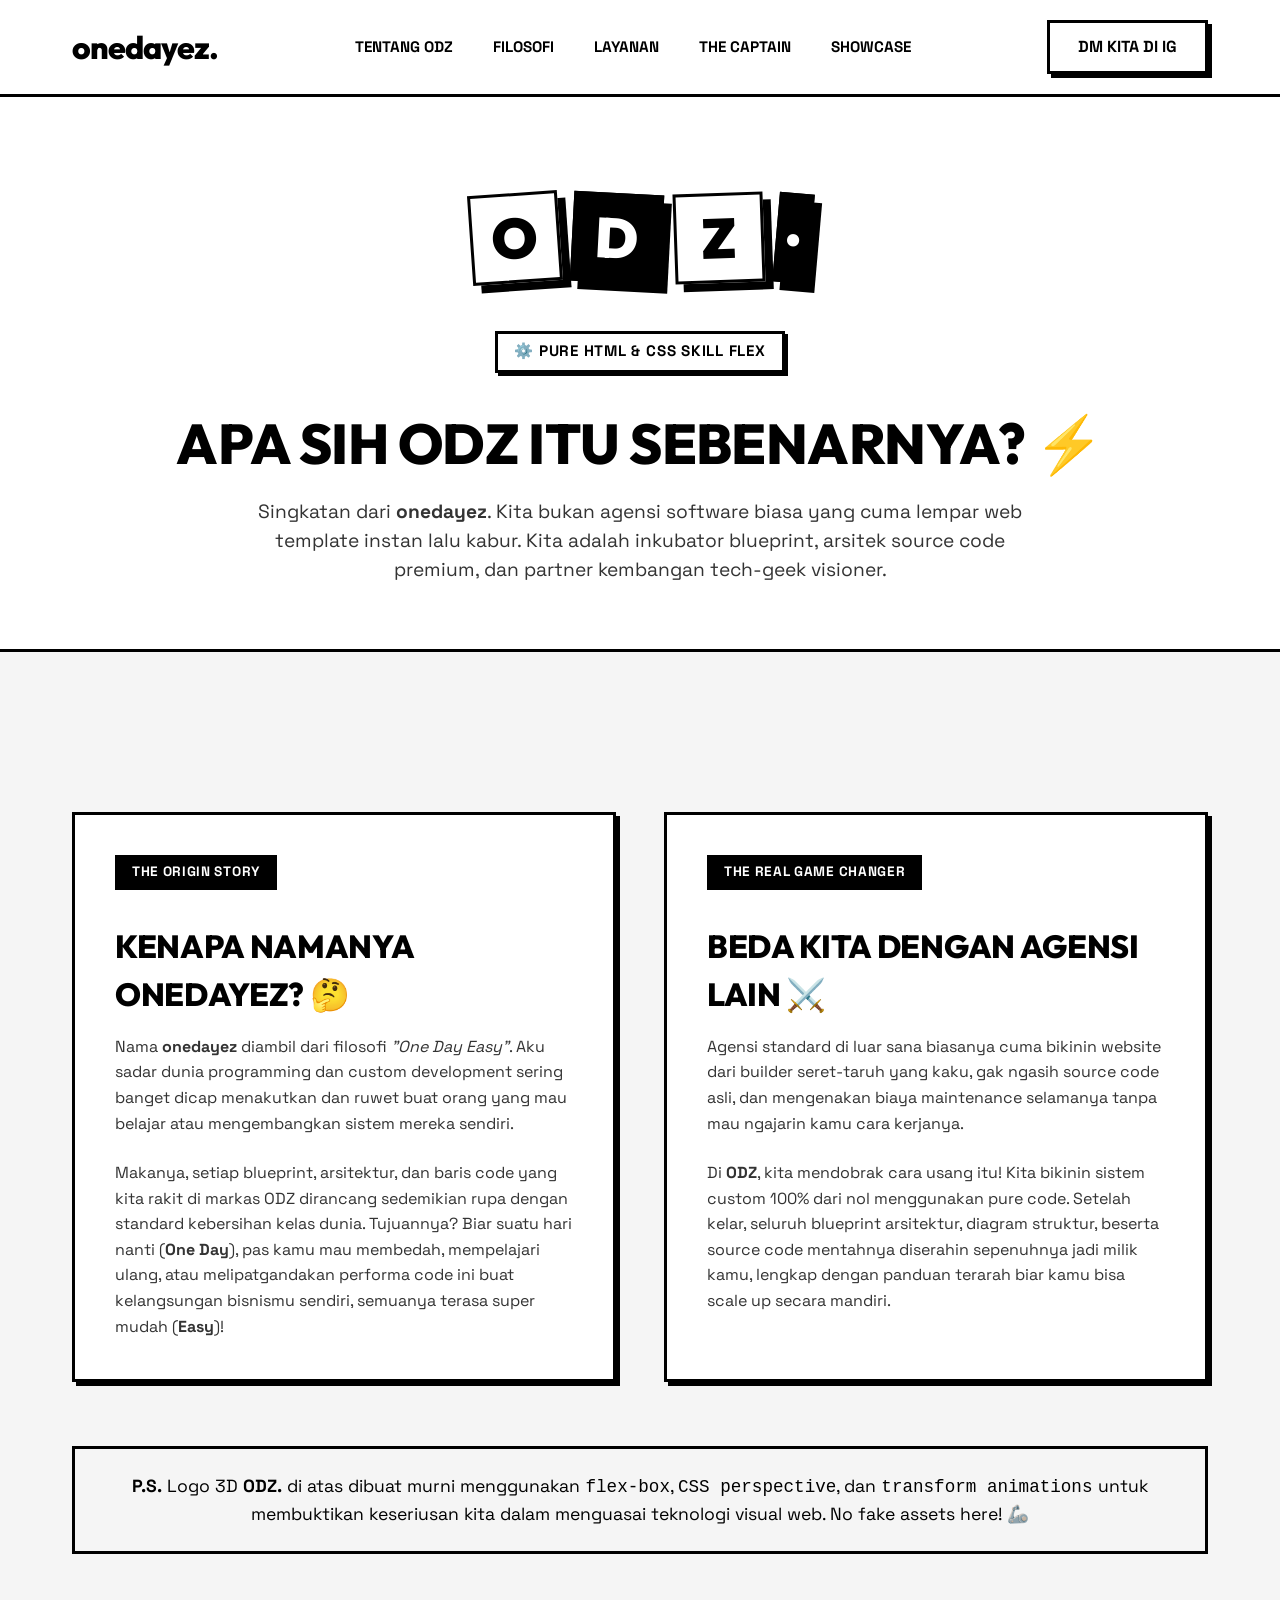
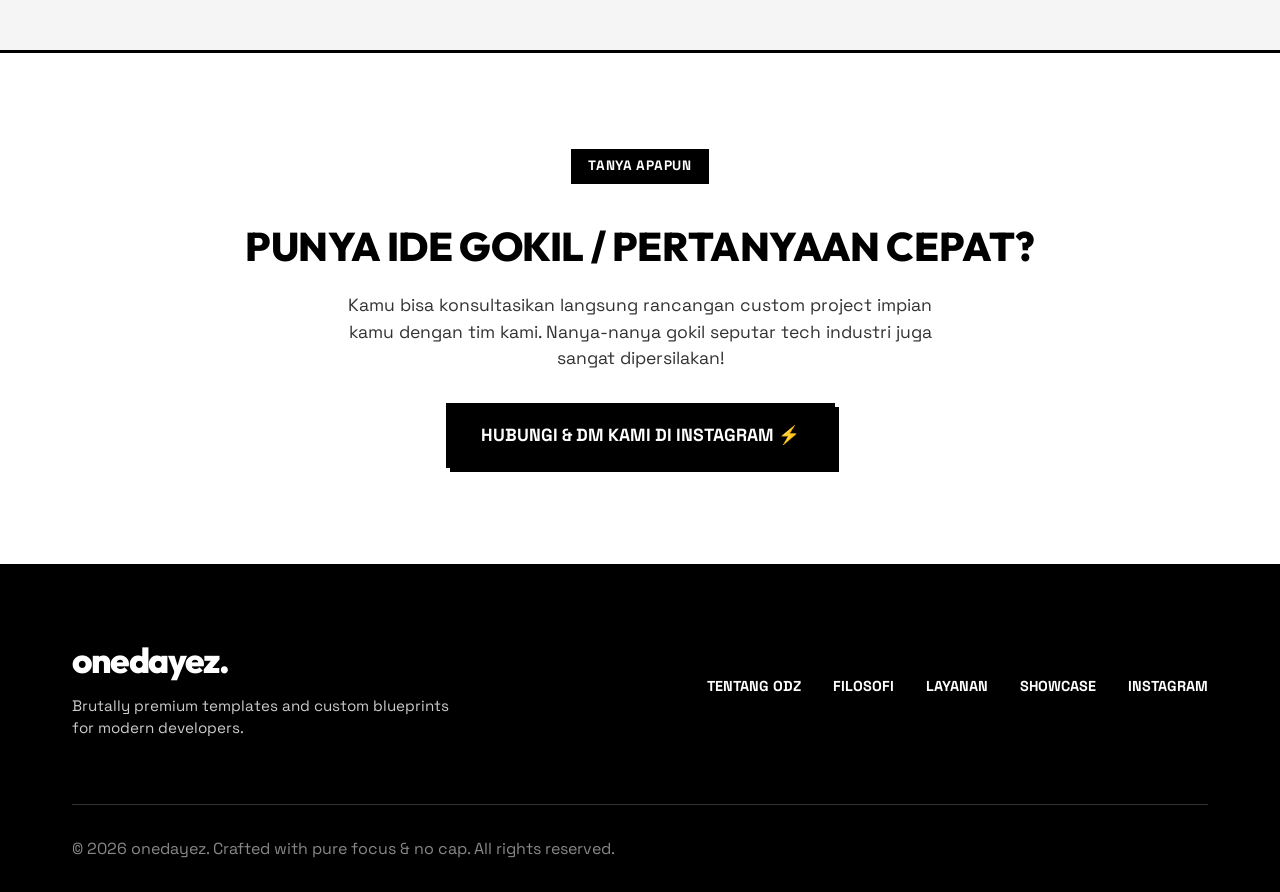
<file: about.html>
<!DOCTYPE html>
<html lang="id">
<head>
  <meta charset="UTF-8">
  <meta name="viewport" content="width=device-width, initial-scale=1.0">
  <title>Tentang ODZ | onedayez. Brutally Mastered Blueprints</title>
  <meta name="description" content="Kisah, filosofi, dan misi di balik odz (onedayez). Kami merancang custom source code premium untuk developer dan kreator modern.">
  
  <!-- Premium Google Fonts -->
  <link rel="preconnect" href="https://fonts.googleapis.com">
  <link rel="preconnect" href="https://fonts.gstatic.com" crossorigin>
  <link href="styles.css" rel="stylesheet">
</head>
<body>

  <!-- Navigation Header -->
  <header class="header">
    <div class="container flex-between">
      <a href="index.html" class="logo">onedayez<span class="dot">.</span></a>
      <nav class="nav-menu">
        <a href="about.html" class="nav-link active">Tentang ODZ</a>
        <a href="index.html#about" class="nav-link">Filosofi</a>
        <a href="index.html#services" class="nav-link">Layanan</a>
        <a href="index.html#ceo" class="nav-link">The Captain</a>
        <a href="index.html#showcase" class="nav-link">Showcase</a>
      </nav>
      <div class="nav-actions">
        <a href="https://instagram.com/onedayez" target="_blank" rel="noopener noreferrer" class="neo-btn">DM Kita di IG</a>
      </div>
    </div>
  </header>

  <main>
    <!-- About Hero Section (Featuring Pure HTML & CSS Logo) -->
    <section class="about-hero">
      <div class="container">
        
        <!-- FLEXING PURE HTML/CSS LOGO -->
        <div class="about-logo-wrapper">
          <div class="odz-brutalist-logo" title="Mainin kursor di atas logo ini! 😉">
            <div class="logo-box box-o">O</div>
            <div class="logo-box box-d">D</div>
            <div class="logo-box box-z">Z</div>
            <div class="logo-box box-dot">.</div>
          </div>
        </div>

        <div class="neo-badge neo-badge-outline">⚙️ PURE HTML & CSS SKILL FLEX</div>
        <h1 class="hero-title" style="margin-top: 1.5rem;">APA SIH ODZ ITU SEBENARNYA? ⚡</h1>
        <p class="hero-desc" style="max-width: 800px; margin: 1.5rem auto 0 auto;">
          Singkatan dari <strong>onedayez</strong>. Kita bukan agensi software biasa yang cuma lempar web template instan lalu kabur. Kita adalah inkubator blueprint, arsitek source code premium, dan partner kembangan tech-geek visioner.
        </p>
      </div>
    </section>

    <!-- Detailed Origin & Philosophy Section -->
    <section class="section-padding" style="background: var(--color-bg); border-bottom: var(--border-thick);">
      <div class="container">
        <div class="about-grid">
          
          <!-- Card 1: Kenapa Harus ODZ? -->
          <div class="neo-card about-card">
            <div class="neo-badge">THE ORIGIN STORY</div>
            <h2 style="font-size: 2rem; margin: 1rem 0;">Kenapa Namanya onedayez? 🤔</h2>
            <p style="margin-bottom: 1.5rem; line-height: 1.6; color: var(--color-gray-dark);">
              Nama <strong>onedayez</strong> diambil dari filosofi <em>"One Day Easy"</em>. Aku sadar dunia programming dan custom development sering banget dicap menakutkan dan ruwet buat orang yang mau belajar atau mengembangkan sistem mereka sendiri.
            </p>
            <p style="line-height: 1.6; color: var(--color-gray-dark);">
              Makanya, setiap blueprint, arsitektur, dan baris code yang kita rakit di markas ODZ dirancang sedemikian rupa dengan standard kebersihan kelas dunia. Tujuannya? Biar suatu hari nanti (<strong>One Day</strong>), pas kamu mau membedah, mempelajari ulang, atau melipatgandakan performa code ini buat kelangsungan bisnismu sendiri, semuanya terasa super mudah (<strong>Easy</strong>)!
            </p>
          </div>

          <!-- Card 2: Perbedaan Kita -->
          <div class="neo-card about-card">
            <div class="neo-badge">THE REAL GAME CHANGER</div>
            <h2 style="font-size: 2rem; margin: 1rem 0;">Beda Kita dengan Agensi Lain ⚔️</h2>
            <p style="margin-bottom: 1.5rem; line-height: 1.6; color: var(--color-gray-dark);">
              Agensi standard di luar sana biasanya cuma bikinin website dari builder seret-taruh yang kaku, gak ngasih source code asli, dan mengenakan biaya maintenance selamanya tanpa mau ngajarin kamu cara kerjanya.
            </p>
            <p style="line-height: 1.6; color: var(--color-gray-dark);">
              Di <strong>ODZ</strong>, kita mendobrak cara usang itu! Kita bikinin sistem custom 100% dari nol menggunakan pure code. Setelah kelar, seluruh blueprint arsitektur, diagram struktur, beserta source code mentahnya diserahin sepenuhnya jadi milik kamu, lengkap dengan panduan terarah biar kamu bisa scale up secara mandiri.
            </p>
          </div>

        </div>

        <div class="rules-summary" style="margin-top: 4rem; text-align: center;">
          <p><strong>P.S.</strong> Logo 3D <strong>ODZ.</strong> di atas dibuat murni menggunakan <code>flex-box</code>, <code>CSS perspective</code>, dan <code>transform animations</code> untuk membuktikan keseriusan kita dalam menguasai teknologi visual web. No fake assets here! 🦾</p>
        </div>
      </div>
    </section>

    <!-- Inquiries Banner -->
    <section class="section-padding" style="background: var(--color-white); text-align: center; border-bottom: var(--border-thick);">
      <div class="container">
        <div class="neo-badge">TANYA APAPUN</div>
        <h2 style="font-size: 2.5rem; margin: 1rem 0;">Punya Ide Gokil / Pertanyaan Cepat?</h2>
        <p style="max-width: 600px; margin: 0 auto 2rem auto; font-size: 1.1rem; color: var(--color-gray-dark);">
          Kamu bisa konsultasikan langsung rancangan custom project impian kamu dengan tim kami. Nanya-nanya gokil seputar tech industri juga sangat dipersilakan!
        </p>
        <a href="https://instagram.com/onedayez" target="_blank" rel="noopener noreferrer" class="neo-btn neo-btn-dark" style="font-size: 1.1rem; padding: 1rem 2rem;">
          Hubungi & DM Kami di Instagram ⚡
        </a>
      </div>
    </section>
  </main>

  <!-- Brutalist Footer -->
  <footer class="footer">
    <div class="container">
      <div class="footer-grid flex-between">
        <div>
          <span class="footer-logo">onedayez.</span>
          <p class="footer-tagline">Brutally premium templates and custom blueprints for modern developers.</p>
        </div>
        <div class="footer-links">
          <a href="about.html">Tentang ODZ</a>
          <a href="index.html#about">Filosofi</a>
          <a href="index.html#services">Layanan</a>
          <a href="index.html#showcase">Showcase</a>
          <a href="https://instagram.com/onedayez" target="_blank" rel="noopener noreferrer">Instagram</a>
        </div>
      </div>
      <div class="footer-bottom">
        <p class="copyright">© 2026 onedayez. Crafted with pure focus & no cap. All rights reserved.</p>
      </div>
    </div>
  </footer>

  <script src="script.js"></script>
</body>
</html>
</file>
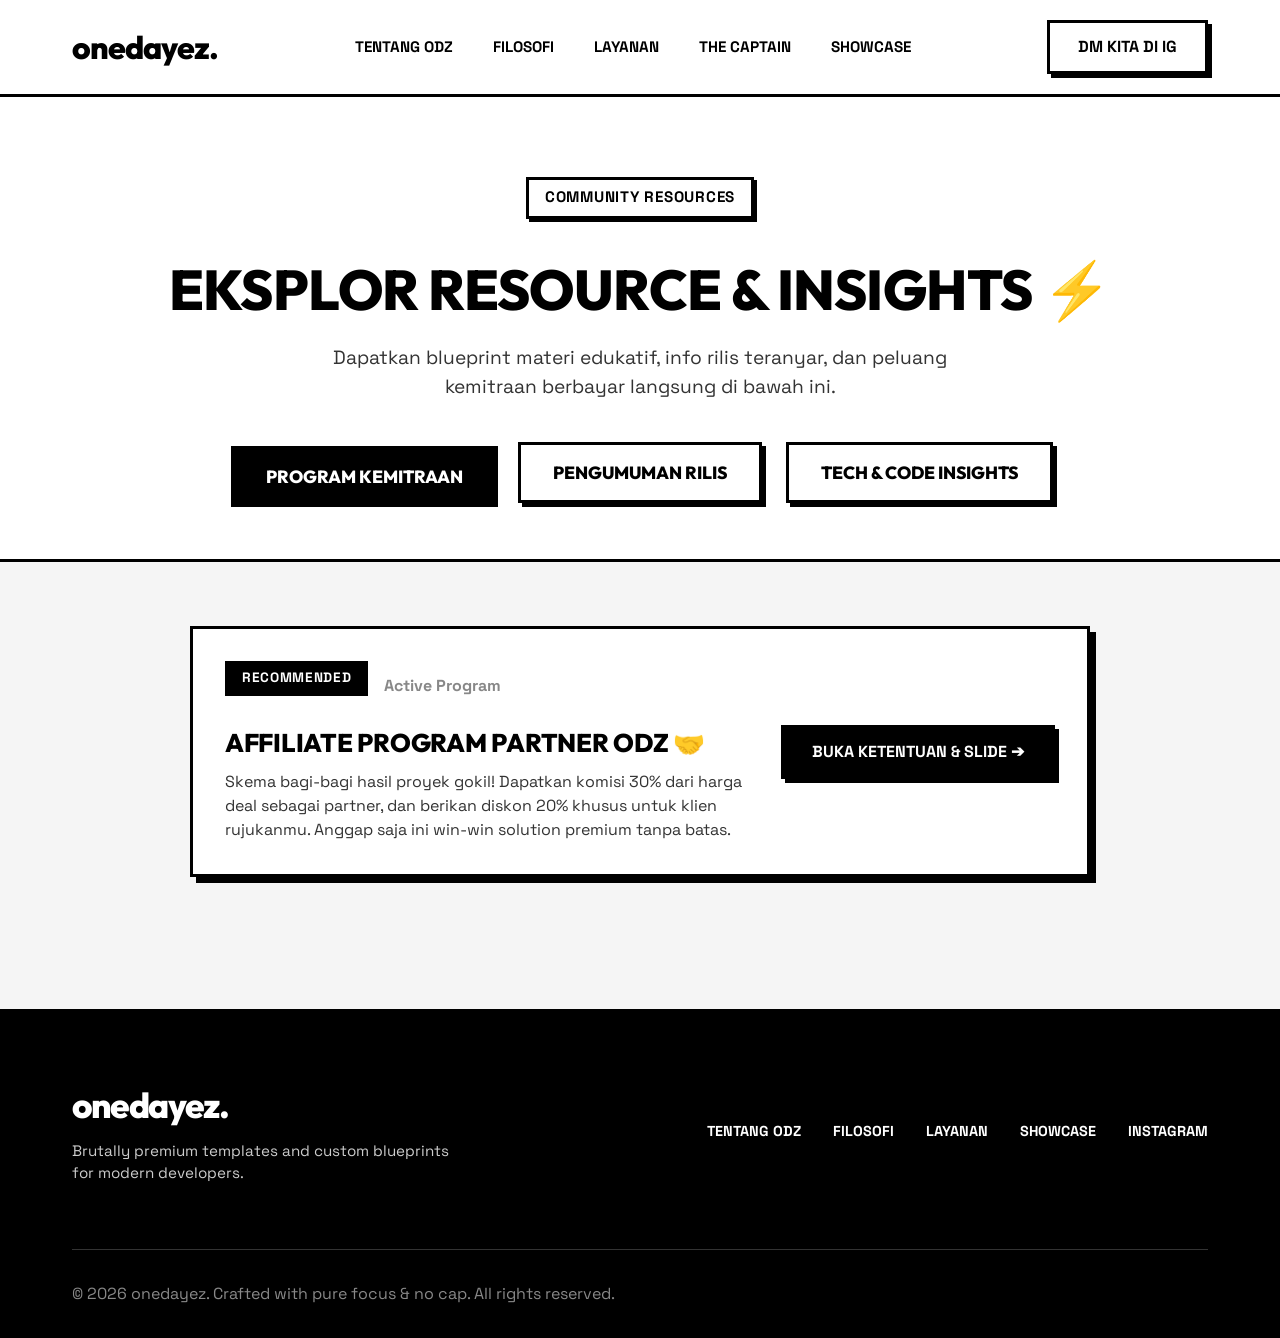
<file: detail.html>
<!DOCTYPE html>
<html lang="id">
<head>
  <meta charset="UTF-8">
  <meta name="viewport" content="width=device-width, initial-scale=1.0">
  <title>Slide View & Document Details | onedayez.</title>
  <meta name="description" content="Detail slide buku interaktif dari onedayez studio. Dirancang secara estetis dan screenshotable untuk materi sosial mediamu.">
  
  <!-- Premium Fonts -->
  <link rel="preconnect" href="https://fonts.googleapis.com">
  <link rel="preconnect" href="https://fonts.gstatic.com" crossorigin>
  <link href="styles.css" rel="stylesheet">
</head>
<body>

  <!-- Navigation Header -->
  <header class="header">
    <div class="container flex-between">
      <a href="index.html" class="logo">onedayez<span class="dot">.</span></a>
      <nav class="nav-menu">
        <a href="about.html" class="nav-link">Tentang ODZ</a>
        <a href="index.html#about" class="nav-link">Filosofi</a>
        <a href="index.html#services" class="nav-link">Layanan</a>
        <a href="index.html#ceo" class="nav-link">The Captain</a>
        <a href="index.html#showcase" class="nav-link">Showcase</a>
      </nav>
      <div class="nav-actions">
        <a href="https://instagram.com/onedayez" target="_blank" rel="noopener noreferrer" class="neo-btn">DM Kita di IG</a>
      </div>
    </div>
  </header>

  <main>
    <!-- Slide Hero Header -->
    <section class="detail-hero">
      <div class="container">
        <div class="neo-badge neo-badge-outline" id="detail-category-badge">RESOURCE DETAIL</div>
        <h1 class="hero-title" style="margin-top: 1rem; font-size: 2rem;" id="detail-main-title">SLIDE BUKU SCREENSHOTABLE</h1>
        <p class="hero-desc" style="max-width: 600px; margin: 0.5rem auto 0 auto; font-size: 1rem;">
          Gunakan tombol di bawah slide untuk mengganti halaman. Screenshot slide square ini untuk materi feeds Instagram kamu! 📸
        </p>
      </div>
    </section>

    <!-- Slide Book Post Viewport Section -->
    <section class="detail-section">
      <div class="container flex-center">
        
        <div class="book-container">
          <!-- The strictly square slide container (perfect 1080x1080 screenshot area) -->
          <div class="book-viewport" id="screenshot-area">
            
            <!-- Book Slide Header -->
            <div class="book-header">
              <span class="book-brand">onedayez<span style="color: var(--color-fg);">.</span></span>
              <span class="book-page-num" id="slide-number">PAGE 1 / 4</span>
            </div>

            <!-- Book Slide Content -->
            <div class="book-content-area" id="slide-content">
              <!-- Content injected dynamically -->
            </div>

            <!-- Book Slide Footer -->
            <div class="book-footer">
              <span class="book-author">@onedayez</span>
              <span style="font-weight: 800; font-size: 0.9rem; text-transform: uppercase;">MASTERED BLUEPRINT ⚡</span>
            </div>

          </div>

          <!-- Interactive Slide Controls -->
          <div class="book-controls">
            <a href="list.html" id="back-to-list-btn" class="book-btn">➔ KEMBALI KE LIST</a>
            <div style="display: flex; gap: 0.75rem;">
              <button id="prev-btn" class="book-btn">◀ PREV</button>
              <button id="next-btn" class="book-btn">NEXT ▶</button>
            </div>
          </div>

        </div>

      </div>
    </section>
  </main>

  <!-- Brutalist Footer -->
  <footer class="footer">
    <div class="container">
      <div class="footer-grid flex-between">
        <div>
          <span class="footer-logo">onedayez.</span>
          <p class="footer-tagline">Brutally premium templates and custom blueprints for modern developers.</p>
        </div>
        <div class="footer-links">
          <a href="about.html">Tentang ODZ</a>
          <a href="index.html#about">Filosofi</a>
          <a href="index.html#services">Layanan</a>
          <a href="index.html#showcase">Showcase</a>
          <a href="https://instagram.com/onedayez" target="_blank" rel="noopener noreferrer">Instagram</a>
        </div>
      </div>
      <div class="footer-bottom">
        <p class="copyright">© 2026 onedayez. Crafted with pure focus & no cap. All rights reserved.</p>
      </div>
    </div>
  </footer>

  <!-- Slide Engine Script -->
  <script>
    // Slide content database
    const slideDb = {
      program: {
        affiliate: {
          category: "PROGRAM KEMITRAAN",
          mainTitle: "AFFILIATE PROGRAM",
          slides: [
            {
              title: "ODZ CO-GROWTH: AFFILIATE PROGRAM 🤝",
              subtitle: "Skema kemitraan berbayar premium untuk tech geeks, creators, dan partners. Dapatkan komisi tebal 30% dari setiap deal project rujukanmu secara tunai!",
              bullets: []
            },
            {
              title: "BAGAIMANA CARA KERJANYA? 💸",
              subtitle: "",
              bullets: [
                "1. Komisi Partner 30%: Kamu berhak mengantongi komisi tunai sebesar 30% dari total nilai deal akhir proyek custom rujukanmu.",
                "2. Diskon Client 20%: Rekan atau klien rujukanmu otomatis mendapatkan potongan harga langsung sebesar 20% dari total nilai deal proyek.",
                "3. Penentu Komisi: Kesepakatan harga deal akhir (deal price) proyek rujukan yang menentukan nilai nominal pasti komisi dan diskon.",
                "4. Win-Win Premium: Klien senang dapat diskon besar, kamu dapat komisi pasif melimpah, dan tim ODZ menggarap proyek berstandar elit!"
              ]
            },
            {
              title: "SIMULASI HARGA DEAL & KOMISI 💰",
              subtitle: "",
              bullets: [
                "Contoh Kasus: Rujukanmu memesan custom web blueprint dengan nominal harga deal akhir Rp 10.000.000.",
                "Diskon Klien (20%): Klien hemat Rp 2.000.000, sehingga hanya membayar Rp 8.000.000 untuk arsitektur premium.",
                "Komisi Partner (30%): Kamu berhak menerima Rp 3.000.000 tunai bersih langsung dikirim ke rekeningmu!",
                "Skema ini berlaku kelipatan penuh tanpa batas maksimal limit nominal kesepakatan proyek. Semakin besar deal, semakin gila komisimu!"
              ]
            },
            {
              title: "SIAP MULAI KOLABORASI? ⚡",
              subtitle: "",
              bullets: [
                "Langkah 1: Hubungi admin kami langsung via DM Instagram di @onedayez.",
                "Langkah 2: Ajukan registrasi kemitraan dan tentukan kode unik affiliate pilihanmu (contoh: KODEKAMU30).",
                "Langkah 3: Bagikan kode unikmu ke rekan developer, tech enthusiast, atau kenalan pebisnis yang butuh custom software blueprint.",
                "Langkah 4: Cairkan komisi 30% milikmu begitu proyek deal disepakati dan pembayaran termin pertama masuk!"
              ]
            }
          ]
        }
      },
      announce: {
        launch: {
          category: "PENGUMUMAN RESMI",
          mainTitle: "ODZ LAUNCH HARI INI",
          slides: [
            {
              title: "GRAND LAUNCHING ODZ STUDIO 🚀",
              subtitle: "Hari ini platform static portfolio dan inkubator blueprint onedayez resmi mengudara secara publik! Kami siap melayani perakitan custom micro-websites premium dan code education.",
              bullets: []
            },
            {
              title: "APA SEBENARNYA ODZ ITU? 🛠️",
              subtitle: "",
              bullets: [
                "Inkubator Web Blueprint: Kami merancang kode web murni dari nol dengan standard kebersihan dan kerapian berkelas tinggi.",
                "Ditujukan bagi Tech Geeks: Kami menyasar para developer, pembelajar mandiri, dan owner visioner yang mau memegang aset digital murni.",
                "Anti-Template Instan: Kami tidak melayani joki murahan atau template instan kaku. Setiap baris code adalah karya seni terstruktur.",
                "Serah Terima 100%: Seluruh source code mentah dan blueprint struktur diserahkan penuh agar bisa dipelajari atau dikembangkan kembali."
              ]
            },
            {
              title: "LAUNCHING SPECIAL: AFFILIATE IS LIVE 🤝",
              subtitle: "",
              bullets: [
                "Membuka Pendaftaran Mitra: Menyambut peluncuran akbar ini, kami resmi membuka pendaftaran Program Affiliate Kemitraan secara publik!",
                "Komisi 30% Tunai: Kamu bisa merekomendasikan klien potensial kepada kami dan mengantongi 30% komisi bersih dari harga deal proyek.",
                "Diskon Klien 20%: Klien rujukanmu otomatis mendapatkan potongan 20% penuh menggunakan kode unik kemitraan milikmu.",
                "Daftar Sekarang: Langsung DM kami di Instagram @onedayez untuk mengklaim kode affiliate unik kustom pilihanmu hari ini!"
              ]
            }
          ]
        }
      },
      insight: {
        "1": {
          category: "INSIGHT #01",
          mainTitle: "PURE CODE VS FRAMEWORKS",
          slides: [
            {
              title: "PURE CODE VS HEAVY FRAMEWORKS 🦾",
              subtitle: "Mengapa menguasai HTML/CSS murni membuatmu jauh lebih unggul di era web yang lambat dan penuh dengan bloatware modern.",
              bullets: []
            },
            {
              title: "PERMASALAHAN BLOATWARE 📦",
              subtitle: "",
              bullets: [
                "Framework modern sering memuat ribuan dependency tak terpakai.",
                "Membuat beban muat halaman membengkak dari kilobyte menjadi megabyte.",
                "Menurunkan kecepatan rendering awal di browser seluler yang lambat.",
                "Meningkatkan kompleksitas debugging untuk project skala kecil-menengah."
              ]
            },
            {
              title: "KEUNGGULAN PURE CUSTOM CODE ⚡",
              subtitle: "",
              bullets: [
                "Ukuran Minimalis: File bersih murni hanya berukuran beberapa kilobyte saja.",
                "Load Super Kilat: Browser merender element secara instan tanpa parsing library.",
                "Optimalisasi SEO: Struktur DOM bersih memudahkan Google mengindeks halaman.",
                "Kendali Penuh: Kamu memahami setiap baris kode yang tertulis tanpa black box."
              ]
            },
            {
              title: "KESIMPULAN: PILIH BIJAKSANA 🎯",
              subtitle: "",
              bullets: [
                "Framework bagus untuk aplikasi skala raksasa tingkat enterprise.",
                "Namun untuk landing page, portofolio, dan micro-sites, pure code menang mutlak.",
                "Kuasai dasar HTML/CSS/JS murni agar kamu memiliki skill fundamental tingkat dewa!",
                "Di ODZ, kami merayakan performa murni untuk setiap blueprints yang kami bangun."
              ]
            }
          ]
        },
        "2": {
          category: "INSIGHT #02",
          mainTitle: "BRUTALIST DESIGN CORE",
          slides: [
            {
              title: "BRUTALIST WEB DESIGN CORE 🎨",
              subtitle: "Mendobrak kejenuhan layout minimalis korporat yang membosankan lewat estetika berani, jujur, dan berkarakter kuat.",
              bullets: []
            },
            {
              title: "CIRI KHAS ESTETIKA BRUTALISME ⚔️",
              subtitle: "",
              bullets: [
                "Solid Borders: Menggunakan garis pembatas hitam tebal (3px ke atas).",
                "Flat Offset Shadows: Bayangan kotak padat tanpa efek blur yang tegas.",
                "High Contrast Badges: Penggunaan label bertolak belakang warna untuk penekanan.",
                "Asymmetrical Grids: Layout modular yang dinamis dan terkesan 'mentah'."
              ]
            },
            {
              title: "KENDALI TYPOGRAPHY & WARNA 💥",
              subtitle: "",
              bullets: [
                "Font Geometris: Memakai font modern berbobot ekstra tebal seperti Outfit.",
                "Harmoni Monokrom: Kombinasi kontras tinggi hitam/putih dengan satu warna aksen.",
                "Legibilitas Tinggi: Menolak manipulasi font yang mengorbankan keterbacaan teks.",
                "Tampilan Terpercaya: Memberikan kesan berani, jujur, dan anti-mainstream."
              ]
            }
          ]
        },
        "3": {
          category: "INSIGHT #03",
          mainTitle: "SEO & SEMANTIC HTML MARKUP",
          slides: [
            {
              title: "SEO & SEMANTIC HTML MARKUP 🔍",
              subtitle: "Mengapa menulis kerangka kode HTML yang semantik bisa membuat robot pencari Google jatuh cinta pada website buatanmu secara instan.",
              bullets: []
            },
            {
              title: "BAHAYA 'DIV SOUP' 🍲",
              subtitle: "",
              bullets: [
                "Banyak developer menyusun layout hanya bermodalkan tag <div> bertingkat.",
                "Menyebabkan struktur DOM menjadi tidak terbaca oleh screen reader.",
                "Menyulitkan mesin pencari memahami struktur informasi halaman.",
                "Meningkatkan resiko kesalahan penutupan tag pembuka kode."
              ]
            },
            {
              title: "BERALIH KE KODE SEMANTIK (PART 1) 🌟",
              subtitle: "",
              bullets: [
                "Gunakan <header> dan <footer> untuk batas atas dan bawah halaman.",
                "Bungkus isi konten utama dengan tag <main>.",
                "Bagi wilayah informasi menggunakan <section>."
              ]
            },
            {
              title: "BERALIH KE KODE SEMANTIK (PART 2) 🌟",
              subtitle: "",
              bullets: [
                "Terapkan <article> untuk konten tulisan mandiri atau item grid.",
                "Gunakan <aside> untuk informasi pelengkap atau sidebar halaman."
              ]
            }
          ]
        },
        "4": {
          category: "INSIGHT #04",
          mainTitle: "VISUAL ASSETS OPTIMIZATION",
          slides: [
            {
              title: "VISUAL ASSETS OPTIMIZATION 📸",
              subtitle: "Rahasia mengoptimalkan media visual website agar loading secepat kilat tanpa mengorbankan keindahan gambar di layar resolusi tinggi.",
              bullets: []
            },
            {
              title: "OPTIMASI GAMBAR MODERN ⚡",
              subtitle: "",
              bullets: [
                "Konversi ke WebP/AVIF: Memangkas ukuran file gambar hingga 70% dari format PNG.",
                "Responsive Images: Menggunakan attribute srcset untuk menyajikan gambar sesuai layar.",
                "Lazy Loading: Menerapkan loading='lazy' agar gambar hanya dimuat saat di-scroll.",
                "Explicit Dimensions: Selalu menulis width & height untuk mencegah layout shift."
              ]
            },
            {
              title: "PRIORITASKAN VEKTOR SVG 📐",
              subtitle: "",
              bullets: [
                "Kualitas Infinity: Gambar vektor SVG tetap tajam meski di-zoom 1000% di layar Retina.",
                "Ukuran Super Irit: SVG ditulis dalam markup teks xml yang sangat ringan.",
                "Interaktivitas CSS: Element SVG bisa dimanipulasi warnanya langsung via CSS.",
                "ODZ Standard: Semua ilustrasi ikon di blueprints kami berbasis SVG murni!"
              ]
            }
          ]
        },
        "5": {
          category: "INSIGHT #05",
          mainTitle: "MICRO-INTERACTIONS WITH CSS",
          slides: [
            {
              title: "MICRO-INTERACTIONS WITH CSS ✨",
              subtitle: "Cara menghidupkan elemen website agar terasa tactile, reaktif, dan memuaskan saat disentuh menggunakan pure vanilla CSS transition.",
              bullets: []
            },
            {
              title: "MENGAPA INTERAKSI PENTING? 🧠",
              subtitle: "",
              bullets: [
                "Memberikan umpan balik instan bahwa suatu element bisa diklik.",
                "Meningkatkan waktu rata-rata kunjungan (engagement) pengguna di website.",
                "Menciptakan kesan profesional dan premium pada UI website.",
                "Memandu alur pandang mata pengunjung menuju target konversi."
              ]
            },
            {
              title: "TRIK CSS TRANSITION PREMIUM 🪄",
              subtitle: "",
              bullets: [
                "Gunakan cubic-bezier timing function untuk efek pantulan elastis.",
                "Terapkan transform: translate(-3px, -3px) saat tombol di-hover.",
                "Kombinasikan dengan offset shadow yang memanjang searah gerakan.",
                "Hindari animasi berlebihan yang mengganggu kenyamanan bernavigasi."
              ]
            }
          ]
        },
        "6": {
          category: "INSIGHT #06",
          mainTitle: "CLEAN CODE ARCHITECTURE",
          slides: [
            {
              title: "CLEAN CODE ARCHITECTURE 📂",
              subtitle: "Kunci rahasia menyusun arsitektur berkas kode agar tetap bersih, teratur, dan mudah dipahami meski digarap oleh banyak developer.",
              bullets: []
            },
            {
              title: "STRUKTUR MODULAR YANG IDEAL 🏗️",
              subtitle: "",
              bullets: [
                "Pisahkan logika JS, struktur HTML, dan styling CSS ke file terpisah.",
                "Bagi file CSS ke dalam segmentasi tokens, layout, components, dan responsive.",
                "Gunakan penamaan class CSS yang deskriptif dan konsisten (standard BEM).",
                "Kelompokkan semua file aset visual gambar ke dalam subfolder khusus /assets."
              ]
            },
            {
              title: "PENTINGNYA KODE YANG TERSTRUKTUR 🌟",
              subtitle: "",
              bullets: [
                "Mempermudah proses debugging ketika terjadi kendala teknis.",
                "Mempercepat adaptasi developer baru yang ikut bergabung dalam tim.",
                "Memungkinkan penggunaan kembali (reusability) component di halaman lain.",
                "Standard ODZ: Bersih bagai karya seni, siap didelegasikan kapan saja!"
              ]
            }
          ]
        },
        "7": {
          category: "INSIGHT #07",
          mainTitle: "CUSTOM CODE VS NO-CODE",
          slides: [
            {
              title: "CUSTOM PURE-CODE VS NO-CODE 🚀",
              subtitle: "Membongkar perbandingan komprehensif mengapa coding murni dari nol selalu memenangkan kendali dan skalabilitas jangka panjang untuk bisnismu.",
              bullets: []
            },
            {
              title: "KETERBATASAN PLATFORM NO-CODE 🔒",
              subtitle: "",
              bullets: [
                "Sering terkunci oleh biaya langganan bulanan platform yang mahal.",
                "Sulit melakukan kustomisasi logika bisnis yang unik dan rumit.",
                "Performa website seringkali lambat karena script bawaan platform yang padat.",
                "Source code seutuhnya milik platform, bukan milik bisnismu sendiri."
              ]
            },
            {
              title: "SUPERIORITAS CUSTOM PURE-CODE 🦾",
              subtitle: "",
              bullets: [
                "Kepemilikan Penuh: Aset digital seutuhnya milikmu tanpa ikatan vendor.",
                "Skalabilitas Tanpa Batas: Bebas mengintegrasikan API pihak ketiga mana pun.",
                "Biaya Operasional Rendah: Bisa di-host gratis di platform static seperti GitHub.",
                "Standard ODZ: Kebebasan mutlak bagi kreator modern untuk bertumbuh!"
              ]
            }
          ]
        },
        "8": {
          category: "INSIGHT #08",
          mainTitle: "SLEEK RESPONSIVE LAYOUTS",
          slides: [
            {
              title: "SLEEK RESPONSIVE LAYOUTS 📱",
              subtitle: "Kiat jitu mengamankan layout website agar tetap rapi, presisi, dan tidak hancur di layar handphone berukuran paling kecil sekalipun.",
              bullets: []
            },
            {
              title: "TEKNIK FLUID LAYOUT MODERN 📐",
              subtitle: "",
              bullets: [
                "Gunakan CSS Grid & Flexbox untuk susunan grid yang fleksibel.",
                "Gunakan unit relatif (rem, em, %) ketimbang ukuran absolut pixel (px).",
                "Terapkan CSS clamp() untuk ukuran typography yang membesar otomatis.",
                "Gunakan flex-wrap agar item otomatis berbaris ke bawah di layar sempit."
              ]
            },
            {
              title: "PENGUJIAN RESPONSIVITAS YANG KETAT 🔍",
              subtitle: "",
              bullets: [
                "Selalu uji tampilan di resolusi terkecil smartphone (320px).",
                "Pastikan tidak terjadi horizontal scrolling (kebocoran container layout).",
                "Beri padding sentuh yang cukup besar untuk jempol pengguna mobile.",
                "ODZ Rule: Teks rata kanan-kiri (justified) di mobile untuk kerapian maksimal!"
              ]
            }
          ]
        },
        "9": {
          category: "INSIGHT #09",
          mainTitle: "CSS CUSTOM TOKENS SYSTEM",
          slides: [
            {
              title: "CSS CUSTOM TOKENS SYSTEM 🎨",
              subtitle: "Bagaimana menyusun color tokens, spacing, dan variables terpusat di CSS agar bisa mengubah tema seluruh web dalam satu baris kode.",
              bullets: []
            },
            {
              title: "PEMANFAATAN CSS VARIABLES 📂",
              subtitle: "",
              bullets: [
                "Definisikan semua warna primer di root selector (:root).",
                "Buat variabel terpusat untuk ketebalan border (contoh: --border-thick: 3px solid).",
                "Atur tokens transition timing untuk konsistensi seluruh mikro-animasi.",
                "Gunakan penamaan variabel yang logis dan konsisten (standard design system)."
              ]
            },
            {
              title: "KEMUDAHAN MAINTENANCE GLOBAL 🛠️",
              subtitle: "",
              bullets: [
                "Mempermudah migrasi ke fitur dark mode/light mode secara instan.",
                "Menghemat ribuan baris kode duplikat yang tidak perlu ditulis ulang.",
                "Mempercepat revisi warna aksen sesuai dengan kemauan brand.",
                "Membantu developer lain memahami palet warna resmi websitemu."
              ]
            }
          ]
        },
        "10": {
          category: "INSIGHT #10",
          mainTitle: "GITHUB WORKFLOW FOR CREATORS",
          slides: [
            {
              title: "GITHUB WORKFLOW FOR CREATORS ⚙️",
              subtitle: "Panduan praktis bagi solo developer dan content creators untuk mengamankan aset digital berhargamu menggunakan alur kerja GitHub teratur.",
              bullets: []
            },
            {
              title: "PENTINGNYA ATOMIC COMMIT ⚛️",
              subtitle: "",
              bullets: [
                "Commit adalah riwayat simpanan terkecil perubahan kodemu.",
                "Lakukan commit setelah menyelesaikan satu blok logika (atomic unit).",
                "Tulis deskripsi commit yang jelas dan spesifik dalam bahasa Inggris.",
                "Pisahkan pekerjaan eksperimen di branch devv sebelum dilempar ke main."
              ]
            },
            {
              title: "MANFAAT VERSION CONTROL SYSTEM 🌟",
              subtitle: "",
              bullets: [
                "Menghindarkan resiko kehilangan file kode akibat kerusakan hardware.",
                "Bisa memutar kembali waktu (rollback) ke versi kode yang stabil jika crash.",
                "Memudahkan kolaborasi jarak jauh bersama tim developers lain.",
                "Menampilkan kredibilitas dan transparansi keahlianmu ke calon klien."
              ]
            }
          ]
        }
      }
    };

    document.addEventListener('DOMContentLoaded', () => {
      // Parse URL parameters
      const urlParams = new URLSearchParams(window.location.search);
      const type = urlParams.get('type');
      const id = urlParams.get('id');

      // Check validation
      if (!type || !id || !slideDb[type] || !slideDb[type][id]) {
        // Redirect if invalid
        window.location.href = "list.html";
        return;
      }

      const activeRecord = slideDb[type][id];
      // Dynamic Cover Slide (Hook) for Instagram carousel post
      const coverSlide = {
        isCover: true,
        category: activeRecord.category,
        title: activeRecord.mainTitle
      };

      // Clone slides and append the universal dynamic CTA closing slide for Instagram carousel format
      const slides = [coverSlide, ...activeRecord.slides, {
        title: "TERTARIK DENGAN BLUEPRINT KITA? ⚡",
        subtitle: "Estetika brutalist, performa murni tanpa bloatware, dan arsitektur premium serah terima 100% milikmu.",
        bullets: [
          "📩 Hubungi Kami: Punya ide proyek, landing page, atau butuh custom blueprints?",
          "🔥 Direct Message: Kirim pesan sekarang juga via DM Instagram di @onedayez!",
          "🤝 Kemitraan Affiliate: Dapatkan komisi tunai 30% dari deal proyek rujukanmu!",
          "⚡ Masterpiece Web: Mari rakit aplikasi murni, kilat, dan tanpa bloatware bersama kami!"
        ]
      }];
      let currentSlideIdx = 0;

      // Update meta titles
      document.getElementById('detail-category-badge').textContent = activeRecord.category;
      document.getElementById('detail-main-title').textContent = activeRecord.mainTitle;
      document.getElementById('back-to-list-btn').href = `list.html?tab=${type}`;

      // Dom nodes
      const slideNumEl = document.getElementById('slide-number');
      const slideContentEl = document.getElementById('slide-content');
      const prevBtn = document.getElementById('prev-btn');
      const nextBtn = document.getElementById('next-btn');

      // Render slide function
      function renderSlide() {
        const slide = slides[currentSlideIdx];
        slideNumEl.textContent = `PAGE ${currentSlideIdx + 1} / ${slides.length}`;

        // Build HTML
        let html = '';
        if (slide.isCover) {
          html = `
            <div class="cover-slide-wrapper" style="display: flex; flex-direction: column; justify-content: center; align-items: center; text-align: center; height: 100%; gap: 1.5rem; padding: 1rem 0;">
              <div class="neo-badge" style="font-size: 1.1rem; padding: 0.5rem 1.25rem; background: var(--color-fg); color: var(--color-white); letter-spacing: 0.05em; font-weight: 800; border: 3px solid var(--color-fg); box-shadow: 4px 4px 0 var(--color-fg); transform: rotate(-2deg); margin-bottom: 0.75rem;">
                ${slide.category}
              </div>
              <h1 class="cover-main-title" style="font-size: 2.6rem; font-family: 'Outfit', sans-serif; font-weight: 900; line-height: 1.15; margin: 0.5rem 0; text-transform: uppercase; color: var(--color-fg); word-wrap: break-word; letter-spacing: -0.02em;">
                ${slide.title}
              </h1>
              <div class="cover-decorations" style="display: flex; justify-content: center; gap: 1.5rem; margin: 0.75rem 0;">
                <span style="font-size: 2.2rem; transform: rotate(-8deg); display: inline-block;">⚡</span>
                <span style="font-size: 2.2rem; transform: rotate(12deg); display: inline-block;">⚔️</span>
                <span style="font-size: 2.2rem; transform: rotate(-5deg); display: inline-block;">📦</span>
              </div>
              <div class="cover-badge-ig" style="margin-top: 1rem; font-size: 0.95rem; font-weight: 800; border: var(--border-thick); padding: 0.5rem 1.25rem; background: var(--color-bg); transform: rotate(1deg); box-shadow: 3px 3px 0 var(--color-fg);">
                MASTERED BLUEPRINT BY @onedayez ➔
              </div>
            </div>
          `;
        } else {
          // Escape raw HTML brackets to display tag names properly
          const escapedTitle = slide.title.replace(/</g, '&lt;').replace(/>/g, '&gt;');
          html = `<h2 class="book-title">${escapedTitle}</h2>`;
          
          if (slide.subtitle) {
            const escapedSubtitle = slide.subtitle.replace(/</g, '&lt;').replace(/>/g, '&gt;');
            html += `<p class="book-subtitle">${escapedSubtitle}</p>`;
          }

          if (slide.bullets && slide.bullets.length > 0) {
            html += `<ul class="book-bullets">`;
            slide.bullets.forEach(bullet => {
              const escapedBullet = bullet.replace(/</g, '&lt;').replace(/>/g, '&gt;');
              html += `<li class="book-bullet-item">${escapedBullet}</li>`;
            });
            html += `</ul>`;
          }
        }

        slideContentEl.innerHTML = html;

        // Button disabled states
        prevBtn.disabled = (currentSlideIdx === 0);
        nextBtn.disabled = (currentSlideIdx === slides.length - 1);
      }

      // Event listeners
      prevBtn.addEventListener('click', () => {
        if (currentSlideIdx > 0) {
          currentSlideIdx--;
          renderSlide();
        }
      });

      nextBtn.addEventListener('click', () => {
        if (currentSlideIdx < slides.length - 1) {
          currentSlideIdx++;
          renderSlide();
        }
      });

      // Initial render
      renderSlide();
    });
  </script>
</body>
</html>
</file>
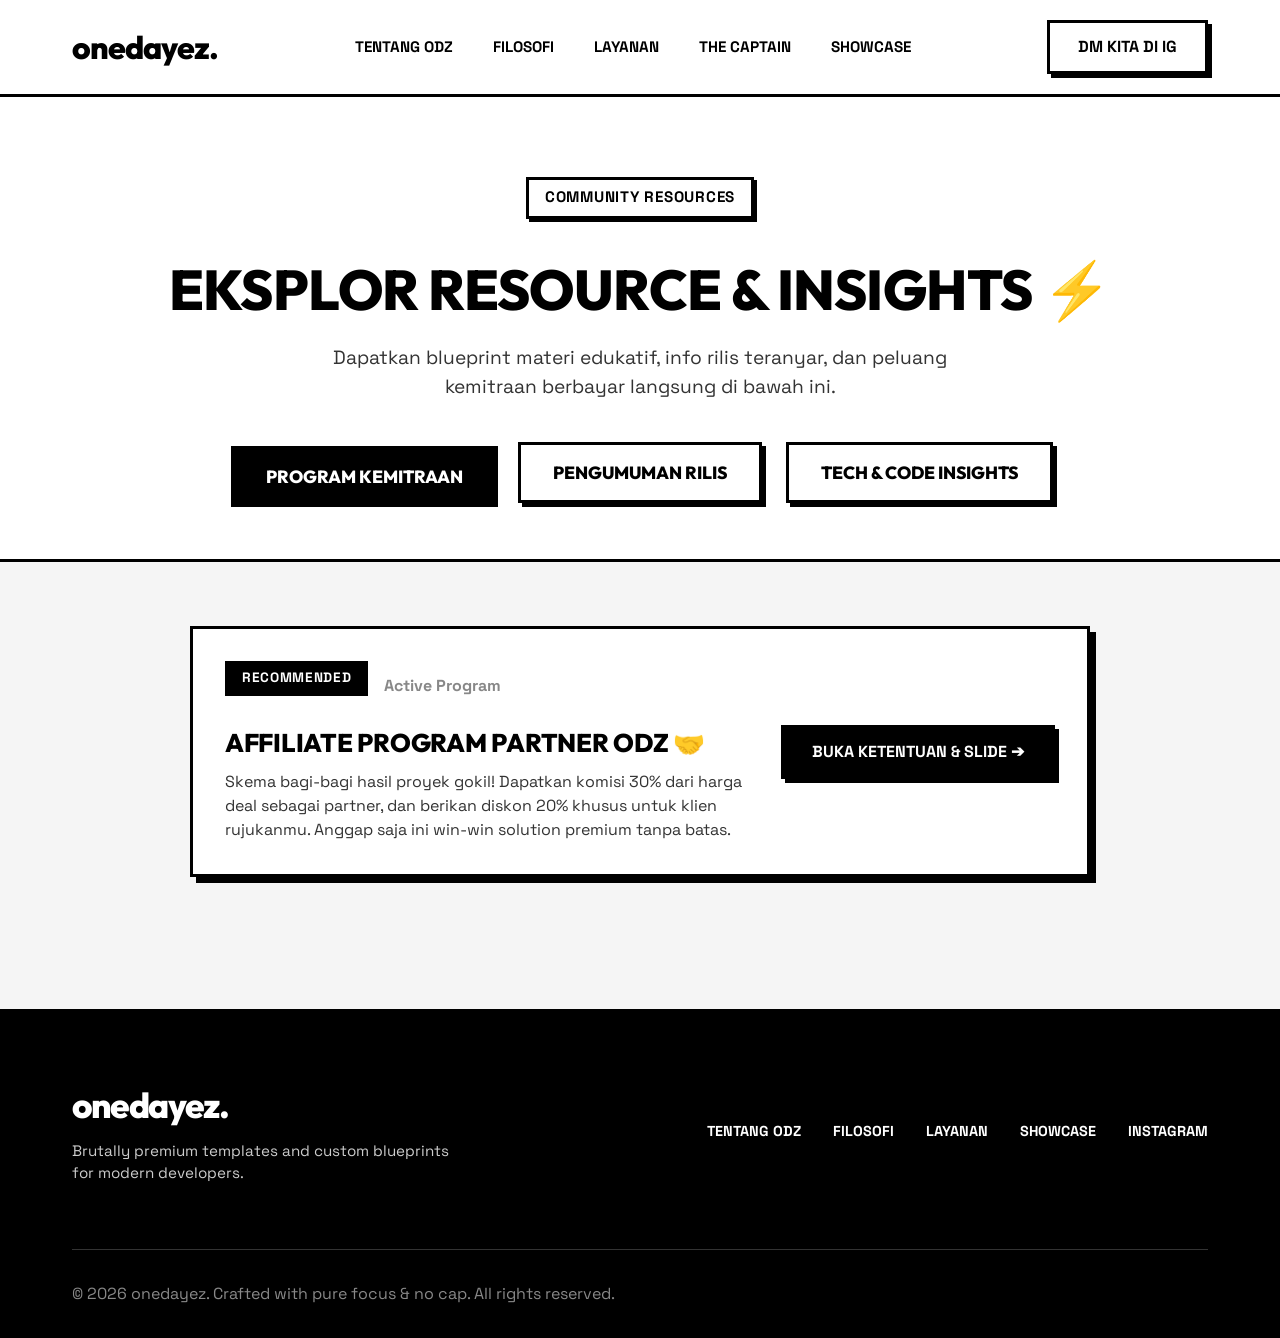
<file: list.html>
<!DOCTYPE html>
<html lang="id">
<head>
  <meta charset="UTF-8">
  <meta name="viewport" content="width=device-width, initial-scale=1.0">
  <title>Eksplor Resource & Insights | onedayez.</title>
  <meta name="description" content="Eksplorasi insights teknologi, pengumuman rilis, dan program affiliate kolaborasi resmi dari onedayez studio.">
  
  <!-- Premium Fonts -->
  <link rel="preconnect" href="https://fonts.googleapis.com">
  <link rel="preconnect" href="https://fonts.gstatic.com" crossorigin>
  <link href="styles.css" rel="stylesheet">
</head>
<body>

  <!-- Navigation Header -->
  <header class="header">
    <div class="container flex-between">
      <a href="index.html" class="logo">onedayez<span class="dot">.</span></a>
      <nav class="nav-menu">
        <a href="about.html" class="nav-link">Tentang ODZ</a>
        <a href="index.html#about" class="nav-link">Filosofi</a>
        <a href="index.html#services" class="nav-link">Layanan</a>
        <a href="index.html#ceo" class="nav-link">The Captain</a>
        <a href="index.html#showcase" class="nav-link">Showcase</a>
      </nav>
      <div class="nav-actions">
        <a href="https://instagram.com/onedayez" target="_blank" rel="noopener noreferrer" class="neo-btn">DM Kita di IG</a>
      </div>
    </div>
  </header>

  <main>
    <!-- List Hero Section -->
    <section class="list-hero">
      <div class="container">
        <div class="neo-badge neo-badge-outline">COMMUNITY RESOURCES</div>
        <h1 class="hero-title" style="margin-top: 1.5rem;">EKSPLOR RESOURCE & INSIGHTS ⚡</h1>
        <p class="hero-desc" style="max-width: 700px; margin: 1rem auto 0 auto;">
          Dapatkan blueprint materi edukatif, info rilis teranyar, dan peluang kemitraan berbayar langsung di bawah ini.
        </p>

        <!-- Tab Controls -->
        <div class="tabs-container">
          <button class="tab-btn" data-tab="program">PROGRAM KEMITRAAN</button>
          <button class="tab-btn" data-tab="announce">PENGUMUMAN RILIS</button>
          <button class="tab-btn" data-tab="insight">TECH & CODE INSIGHTS</button>
        </div>
      </div>
    </section>

    <!-- Listings Section -->
    <section class="list-section">
      <div class="container">
        
        <div class="list-grid">
          
          <!-- ================= TAB CONTENT: PROGRAM ================= -->
          <div class="tab-content" id="content-program">
            <div class="list-item-card">
              <div class="list-item-info">
                <div class="list-item-meta">
                  <div class="neo-badge">RECOMMENDED</div>
                  <span style="font-weight: 700; color: #888;">Active Program</span>
                </div>
                <h2 class="list-item-title">Affiliate Program Partner ODZ 🤝</h2>
                <p class="list-item-desc">
                  Skema bagi-bagi hasil proyek gokil! Dapatkan komisi 30% dari harga deal sebagai partner, dan berikan diskon 20% khusus untuk klien rujukanmu. Anggap saja ini win-win solution premium tanpa batas.
                </p>
              </div>
              <div>
                <a href="detail.html?type=program&id=affiliate" class="neo-btn neo-btn-dark" style="white-space: nowrap;">Buka Ketentuan & Slide ➔</a>
              </div>
            </div>
          </div>

          <!-- ================= TAB CONTENT: ANNOUNCE ================= -->
          <div class="tab-content" id="content-announce" style="display: none;">
            <div class="list-item-card">
              <div class="list-item-info">
                <div class="list-item-meta">
                  <div class="neo-badge">LATEST</div>
                  <span style="font-weight: 700; color: #888;">Dirilis 21 Mei 2026</span>
                </div>
                <h2 class="list-item-title">Grand Launching ODZ & Buka Affiliate Program! 🚀</h2>
                <p class="list-item-desc">
                  Hari yang bersejarah! Akhirnya onedayez studio resmi mengudara secara publik. Kami membuka pemesanan custom blueprints kelas dunia sekaligus meluncurkan program kemitraan affiliate berbayar.
                </p>
              </div>
              <div>
                <a href="detail.html?type=announce&id=launch" class="neo-btn neo-btn-dark" style="white-space: nowrap;">Baca Rilis Lengkap ➔</a>
              </div>
            </div>
          </div>

          <!-- ================= TAB CONTENT: INSIGHT ================= -->
          <div class="tab-content" id="content-insight" style="display: none;">
            <!-- Insight Item 1 -->
            <div class="list-item-card" style="margin-bottom: 2rem;">
              <div class="list-item-info">
                <div class="list-item-meta">
                  <div class="neo-badge">INSIGHT #01</div>
                  <span style="font-weight: 700; color: #888;">Pure Code vs Heavy Frameworks</span>
                </div>
                <h2 class="list-item-title">Mengapa Menguasai Core HTML/CSS Bikin Kamu Menang Telak 🦾</h2>
                <p class="list-item-desc">
                  Framework terus datang dan pergi, tapi fundamental yang kokoh adalah investasi abadi. Membedah mengapa performa murni selalu mengungguli bloatware.
                </p>
              </div>
              <div>
                <a href="detail.html?type=insight&id=1" class="neo-btn neo-btn-dark" style="white-space: nowrap;">Buka Buku Slide ➔</a>
              </div>
            </div>

            <!-- Insight Item 2 -->
            <div class="list-item-card" style="margin-bottom: 2rem;">
              <div class="list-item-info">
                <div class="list-item-meta">
                  <div class="neo-badge">INSIGHT #02</div>
                  <span style="font-weight: 700; color: #888;">Brutalist Design Core</span>
                </div>
                <h2 class="list-item-title">Mendobrak Kebosanan Layout Korporat Lewat Neo-Brutalisme 🎨</h2>
                <p class="list-item-desc">
                  Panduan menyusun layout web yang berani, berkarakter kuat, menggunakan solid border, contrast badge tebal, dan dynamic offset shadow.
                </p>
              </div>
              <div>
                <a href="detail.html?type=insight&id=2" class="neo-btn neo-btn-dark" style="white-space: nowrap;">Buka Buku Slide ➔</a>
              </div>
            </div>

            <!-- Insight Item 3 -->
            <div class="list-item-card" style="margin-bottom: 2rem;">
              <div class="list-item-info">
                <div class="list-item-meta">
                  <div class="neo-badge">INSIGHT #03</div>
                  <span style="font-weight: 700; color: #888;">SEO & Semantic Markup</span>
                </div>
                <h2 class="list-item-title">Bikin Google Jatuh Cinta Menggunakan Kode Semantik 🔍</h2>
                <p class="list-item-desc">
                  Mengapa membuang-buang tag div bertingkat dan beralih ke HTML5 semantic markup (main, section, article) bisa mendongkrak skor SEO secara instan.
                </p>
              </div>
              <div>
                <a href="detail.html?type=insight&id=3" class="neo-btn neo-btn-dark" style="white-space: nowrap;">Buka Buku Slide ➔</a>
              </div>
            </div>

            <!-- Insight Item 4 -->
            <div class="list-item-card" style="margin-bottom: 2rem;">
              <div class="list-item-info">
                <div class="list-item-meta">
                  <div class="neo-badge">INSIGHT #04</div>
                  <span style="font-weight: 700; color: #888;">Visual Assets Optimasi</span>
                </div>
                <h2 class="list-item-title">Trik Mengoptimasi Gambar Tanpa Mengorbankan Kualitas Layar 📸</h2>
                <p class="list-item-desc">
                  Rahasia loading website secepat kilat dengan melakukan kompresi modern, optimalisasi rasio, lazy-loading, dan memprioritaskan SVG responsif.
                </p>
              </div>
              <div>
                <a href="detail.html?type=insight&id=4" class="neo-btn neo-btn-dark" style="white-space: nowrap;">Buka Buku Slide ➔</a>
              </div>
            </div>

            <!-- Insight Item 5 -->
            <div class="list-item-card" style="margin-bottom: 2rem;">
              <div class="list-item-info">
                <div class="list-item-meta">
                  <div class="neo-badge">INSIGHT #05</div>
                  <span style="font-weight: 700; color: #888;">Micro-Interactions Magic</span>
                </div>
                <h2 class="list-item-title">Menghidupkan Elemen Website Lewat CSS Micro-Animations ✨</h2>
                <p class="list-item-desc">
                  Cara membuat tombol, link, dan card terasa tactile dan memuaskan saat disentuh menggunakan vanilla CSS cubic-bezier transition.
                </p>
              </div>
              <div>
                <a href="detail.html?type=insight&id=5" class="neo-btn neo-btn-dark" style="white-space: nowrap;">Buka Buku Slide ➔</a>
              </div>
            </div>

            <!-- Insight Item 6 -->
            <div class="list-item-card" style="margin-bottom: 2rem;">
              <div class="list-item-info">
                <div class="list-item-meta">
                  <div class="neo-badge">INSIGHT #06</div>
                  <span style="font-weight: 700; color: #888;">Architectural Code Cleanliness</span>
                </div>
                <h2 class="list-item-title">Menjaga Struktur Folder Kode Tetap Bersih & Mudah Dirawat 📂</h2>
                <p class="list-item-desc">
                  Tips menyusun file CSS dan HTML secara modular, efisien, dan bersih agar mudah dibaca dan tidak membingungkan saat didelegasikan.
                </p>
              </div>
              <div>
                <a href="detail.html?type=insight&id=6" class="neo-btn neo-btn-dark" style="white-space: nowrap;">Buka Buku Slide ➔</a>
              </div>
            </div>

            <!-- Insight Item 7 -->
            <div class="list-item-card" style="margin-bottom: 2rem;">
              <div class="list-item-info">
                <div class="list-item-meta">
                  <div class="neo-badge">INSIGHT #07</div>
                  <span style="font-weight: 700; color: #888;">Custom Code Superiority</span>
                </div>
                <h2 class="list-item-title">No-Code Builder vs Custom Pure-Code: Mana yang Lebih Unggul? 🚀</h2>
                <p class="list-item-desc">
                  Perbandingan komprehensif mengapa custom pure-code memegang kendali penuh, meminimalisir ketergantungan biaya pihak ketiga, dan lebih mudah di-scale up.
                </p>
              </div>
              <div>
                <a href="detail.html?type=insight&id=7" class="neo-btn neo-btn-dark" style="white-space: nowrap;">Buka Buku Slide ➔</a>
              </div>
            </div>

            <!-- Insight Item 8 -->
            <div class="list-item-card" style="margin-bottom: 2rem;">
              <div class="list-item-info">
                <div class="list-item-meta">
                  <div class="neo-badge">INSIGHT #08</div>
                  <span style="font-weight: 700; color: #888;">Sleek Responsive Layouts</span>
                </div>
                <h2 class="list-item-title">Kiat Mengamankan Layout Web agar Tetap Rapi di Layar HP Terkecil 📱</h2>
                <p class="list-item-desc">
                  Mempelajari teknik fluid typography, flexbox flex-wrap, media queries, dan pemanfaatan unit dinamis modern.
                </p>
              </div>
              <div>
                <a href="detail.html?type=insight&id=8" class="neo-btn neo-btn-dark" style="white-space: nowrap;">Buka Buku Slide ➔</a>
              </div>
            </div>

            <!-- Insight Item 9 -->
            <div class="list-item-card" style="margin-bottom: 2rem;">
              <div class="list-item-info">
                <div class="list-item-meta">
                  <div class="neo-badge">INSIGHT #09</div>
                  <span style="font-weight: 700; color: #888;">CSS Custom Tokens</span>
                </div>
                <h2 class="list-item-title">Menyusun Sistem Pewarnaan & Spacing yang Konsisten 🎨</h2>
                <p class="list-item-desc">
                  Cara membuat CSS custom properties/variables yang efisien untuk mendefinisikan layout monokrom, shadow tokens, dan transition timing.
                </p>
              </div>
              <div>
                <a href="detail.html?type=insight&id=9" class="neo-btn neo-btn-dark" style="white-space: nowrap;">Buka Buku Slide ➔</a>
              </div>
            </div>

            <!-- Insight Item 10 -->
            <div class="list-item-card">
              <div class="list-item-info">
                <div class="list-item-meta">
                  <div class="neo-badge">INSIGHT #10</div>
                  <span style="font-weight: 700; color: #888;">Version Control Systems</span>
                </div>
                <h2 class="list-item-title">GitHub Workflow Terbaik buat Kreator & Solo Builders ⚙️</h2>
                <p class="list-item-desc">
                  Panduan praktis menjaga keteraturan branch, melakukan atomic micro-commits, dan melindungi aset source code penting milikmu sendiri.
                </p>
              </div>
              <div>
                <a href="detail.html?type=insight&id=10" class="neo-btn neo-btn-dark" style="white-space: nowrap;">Buka Buku Slide ➔</a>
              </div>
            </div>
          </div>

        </div>

      </div>
    </section>
  </main>

  <!-- Brutalist Footer -->
  <footer class="footer">
    <div class="container">
      <div class="footer-grid flex-between">
        <div>
          <span class="footer-logo">onedayez.</span>
          <p class="footer-tagline">Brutally premium templates and custom blueprints for modern developers.</p>
        </div>
        <div class="footer-links">
          <a href="about.html">Tentang ODZ</a>
          <a href="index.html#about">Filosofi</a>
          <a href="index.html#services">Layanan</a>
          <a href="index.html#showcase">Showcase</a>
          <a href="https://instagram.com/onedayez" target="_blank" rel="noopener noreferrer">Instagram</a>
        </div>
      </div>
      <div class="footer-bottom">
        <p class="copyright">© 2026 onedayez. Crafted with pure focus & no cap. All rights reserved.</p>
      </div>
    </div>
  </footer>

  <!-- Tab Switcher Script -->
  <script>
    document.addEventListener('DOMContentLoaded', () => {
      const tabButtons = document.querySelectorAll('.tab-btn');
      const tabContents = document.querySelectorAll('.tab-content');

      function switchTab(tabId) {
        // Deactivate all buttons
        tabButtons.forEach(btn => {
          btn.classList.remove('active');
        });

        // Hide all contents
        tabContents.forEach(content => {
          content.style.display = 'none';
        });

        // Activate matching button
        const activeBtn = document.querySelector(`.tab-btn[data-tab="${tabId}"]`);
        if (activeBtn) {
          activeBtn.classList.add('active');
        }

        // Show matching content
        const activeContent = document.getElementById(`content-${tabId}`);
        if (activeContent) {
          activeContent.style.display = 'block';
        }
      }

      // Add click listeners to tab buttons
      tabButtons.forEach(btn => {
        btn.addEventListener('click', () => {
          const tabId = btn.getAttribute('data-tab');
          switchTab(tabId);
          
          // Update URL without reloading page
          const url = new URL(window.location);
          url.searchParams.set('tab', tabId);
          window.history.pushState({}, '', url);
        });
      });

      // Read tab parameter from URL query string
      const urlParams = new URLSearchParams(window.location.search);
      const initialTab = urlParams.get('tab');

      // Default to 'program' if tab is empty or invalid
      if (initialTab && ['program', 'announce', 'insight'].includes(initialTab)) {
        switchTab(initialTab);
      } else {
        switchTab('program');
      }
    });
  </script>
</body>
</html>
</file>
<file: styles.css>
@import url('https://fonts.googleapis.com/css2?family=Outfit:wght@600;800;900&family=Space+Grotesk:wght@400;500;700&display=swap');

:root {
  --color-bg: #f5f5f5;
  --color-fg: #000000;
  --color-white: #ffffff;
  --color-gray-light: #e0e0e0;
  --color-gray-dark: #333333;
  --color-accent: #ffffff;
  
  --border-thick: 3px solid #000000;
  --border-thin: 1.5px solid #000000;
  
  --shadow-flat: 4px 4px 0px #000000;
  --shadow-flat-hover: 7px 7px 0px #000000;
  --shadow-flat-active: 1px 1px 0px #000000;
  
  --transition-fast: 0.15s cubic-bezier(0.16, 1, 0.3, 1);
  --transition-normal: 0.25s cubic-bezier(0.16, 1, 0.3, 1);
}

*, *::before, *::after {
  box-sizing: border-box;
  margin: 0;
  padding: 0;
}

body {
  font-family: 'Space Grotesk', -apple-system, BlinkMacSystemFont, 'Segoe UI', Roboto, Helvetica, Arial, sans-serif;
  background-color: var(--color-bg);
  color: var(--color-fg);
  line-height: 1.5;
  overflow-x: hidden;
}

h1, h2, h3, h4, h5, h6 {
  font-family: 'Outfit', sans-serif;
  font-weight: 800;
  text-transform: uppercase;
  letter-spacing: -0.01em;
}

/* Custom Scrollbar */
::-webkit-scrollbar {
  width: 12px;
}
::-webkit-scrollbar-track {
  background: var(--color-bg);
  border-left: var(--border-thick);
}
::-webkit-scrollbar-thumb {
  background: var(--color-fg);
  border: 3px solid var(--color-bg);
}

/* Layout Utilities */
.container {
  max-width: 1200px;
  margin: 0 auto;
  padding: 0 2rem;
}

.section-padding {
  padding: 6rem 0;
  border-bottom: var(--border-thick);
}

.flex-between {
  display: flex;
  justify-content: space-between;
  align-items: center;
  gap: 1.5rem;
}

.grid-2 {
  display: grid;
  grid-template-columns: repeat(2, 1fr);
  gap: 2.5rem;
}

.grid-3 {
  display: grid;
  grid-template-columns: repeat(3, 1fr);
  gap: 2rem;
}

@media (max-width: 992px) {
  .grid-2, .grid-3 {
    grid-template-columns: 1fr;
  }
  .section-padding {
    padding: 4rem 0;
  }
}

/* Neo Brutalist Card */
.neo-card {
  background: var(--color-white);
  border: var(--border-thick);
  box-shadow: var(--shadow-flat);
  padding: 2.5rem;
  transition: transform var(--transition-fast), box-shadow var(--transition-fast);
  position: relative;
}

.neo-card:hover {
  transform: translate(-3px, -3px);
  box-shadow: var(--shadow-flat-hover);
}

/* Neo Brutalist Button */
.neo-btn {
  display: inline-flex;
  align-items: center;
  justify-content: center;
  gap: 0.75rem;
  padding: 0.75rem 1.75rem;
  background: var(--color-white);
  color: var(--color-fg);
  border: var(--border-thick);
  box-shadow: var(--shadow-flat);
  font-family: 'Space Grotesk', sans-serif;
  font-weight: 700;
  text-transform: uppercase;
  text-decoration: none;
  cursor: pointer;
  transition: transform var(--transition-fast), box-shadow var(--transition-fast);
}

.neo-btn:hover {
  transform: translate(-3px, -3px);
  box-shadow: var(--shadow-flat-hover);
}

.neo-btn:active {
  transform: translate(3px, 3px);
  box-shadow: var(--shadow-flat-active);
}

.neo-btn-dark {
  background: var(--color-fg);
  color: var(--color-white);
}

.neo-btn-dark:hover {
  background: #222;
}

/* Badges */
.neo-badge {
  display: inline-block;
  padding: 0.4rem 1rem;
  background: var(--color-fg);
  color: var(--color-white);
  border: var(--border-thin);
  font-weight: 700;
  text-transform: uppercase;
  font-size: 0.85rem;
  letter-spacing: 0.05em;
  margin-bottom: 1rem;
}

.neo-badge-outline {
  background: var(--color-white);
  color: var(--color-fg);
  border: var(--border-thick);
  font-size: 0.95rem;
  box-shadow: 3px 3px 0px #000000;
}

/* Header & Navigation */
.header {
  position: sticky;
  top: 0;
  background: var(--color-white);
  border-bottom: var(--border-thick);
  z-index: 1000;
  padding: 1.25rem 0;
}

.logo {
  font-family: 'Outfit', sans-serif;
  font-size: 2rem;
  font-weight: 800;
  color: var(--color-fg);
  text-decoration: none;
  text-transform: lowercase;
  letter-spacing: -0.03em;
}

.logo .dot {
  color: var(--color-fg);
}

.nav-menu {
  display: flex;
  gap: 2.5rem;
}

.nav-link {
  font-family: 'Space Grotesk', sans-serif;
  font-weight: 700;
  color: var(--color-fg);
  text-decoration: none;
  text-transform: uppercase;
  font-size: 0.95rem;
  position: relative;
  padding: 0.25rem 0;
}

.nav-link::after {
  content: '';
  position: absolute;
  bottom: 0;
  left: 0;
  width: 0;
  height: 3px;
  background: var(--color-fg);
  transition: width var(--transition-fast);
}

.nav-link:hover::after {
  width: 100%;
}

@media (max-width: 768px) {
  .nav-menu, .nav-actions {
    display: none;
  }
}

/* Hero Section */
.hero-section {
  background-color: var(--color-bg);
  background-image: 
    linear-gradient(rgba(0, 0, 0, 0.04) 1px, transparent 1px),
    linear-gradient(90deg, rgba(0, 0, 0, 0.04) 1px, transparent 1px);
  background-size: 30px 30px;
  align-items: center;
}

.hero-title {
  font-size: 3.5rem;
  line-height: 1.1;
  margin-bottom: 1.5rem;
}

.hero-desc {
  font-size: 1.2rem;
  margin-bottom: 2.5rem;
  color: var(--color-gray-dark);
}

.hero-actions {
  display: flex;
  gap: 1.5rem;
  flex-wrap: wrap;
}

.visual-card {
  padding: 2rem;
  min-height: 300px;
  display: flex;
  flex-direction: column;
  justify-content: space-between;
}

.card-dots {
  display: flex;
  gap: 0.5rem;
  margin-bottom: 1.5rem;
}

.card-dots span {
  width: 12px;
  height: 12px;
  border-radius: 50%;
  border: 1.5px solid #000;
}

.dot-red { background: #000000; }
.dot-yellow { background: #666666; }
.dot-green { background: #cccccc; }

.visual-content {
  font-family: monospace;
  font-size: 1.05rem;
  color: #000;
  background: #fdfdfd;
  padding: 1.5rem;
  border: var(--border-thick);
  border-radius: 4px;
  box-shadow: inset 2px 2px 0px rgba(0,0,0,0.1);
}

.code-line {
  margin-bottom: 0.25rem;
}

.code-line.indent {
  padding-left: 1.5rem;
}

.c-tag { font-weight: bold; color: #000; }
.c-key { font-weight: bold; color: #555; }
.c-val { color: #111; font-style: italic; }

.badge-inside {
  position: absolute;
  bottom: -15px;
  right: 25px;
  background: #000;
  color: #fff;
  border: var(--border-thick);
  padding: 0.25rem 0.75rem;
  font-weight: 700;
  font-size: 0.85rem;
}

@media (max-width: 1200px) {
  .hero-title {
    font-size: 2.75rem;
  }
}

/* Philosophy Section */
.philosophy-section {
  background-color: var(--color-bg);
  background-image: radial-gradient(rgba(0, 0, 0, 0.05) 1.5px, transparent 1.5px);
  background-size: 20px 20px;
}

.rules-box {
  background: var(--color-white);
}

.rules-title {
  font-size: 2.2rem;
  margin-bottom: 1rem;
}

.rules-intro {
  font-size: 1.15rem;
  margin-bottom: 3rem;
  color: var(--color-gray-dark);
}

.rules-grid {
  margin-bottom: 3rem;
}

.rule-card {
  border-left: 5px solid #000;
  padding-left: 1.5rem;
}

.rule-num {
  font-family: 'Outfit', sans-serif;
  font-size: 2.5rem;
  font-weight: 800;
  line-height: 1;
  margin-bottom: 0.5rem;
  -webkit-text-stroke: 1px #000;
  color: transparent;
}

.rule-card h3 {
  font-size: 1.35rem;
  margin-bottom: 0.75rem;
}

.rule-card p {
  color: var(--color-gray-dark);
}

.rules-summary {
  background: var(--color-bg);
  border: var(--border-thick);
  padding: 1.5rem;
  font-size: 1.1rem;
}

/* CEO Section */
.ceo-image-wrapper {
  display: flex;
  justify-content: center;
  align-items: center;
}

.image-card {
  padding: 1rem;
  max-width: 350px;
}

.ceo-avatar {
  width: 100%;
  height: auto;
  display: block;
  border: var(--border-thick);
}

.ceo-badge-floating {
  position: absolute;
  top: -15px;
  left: 20px;
  background: var(--color-white);
  color: var(--color-fg);
  border: var(--border-thick);
  padding: 0.35rem 0.85rem;
  font-weight: 700;
  font-size: 0.9rem;
  box-shadow: 3px 3px 0px #000;
}

.ceo-name {
  font-size: 2.75rem;
  margin-bottom: 0.25rem;
}

.ceo-title {
  display: block;
  font-weight: 700;
  font-size: 1.1rem;
  text-transform: uppercase;
  margin-bottom: 1.5rem;
  color: #666;
}

.ceo-bio {
  font-size: 1.15rem;
  margin-bottom: 2rem;
  color: var(--color-gray-dark);
}

/* Services Section */
.services-header {
  margin-bottom: 4rem;
}

.services-title {
  font-size: 2.2rem;
}

.services-subtitle {
  max-width: 500px;
  font-size: 1.1rem;
  color: var(--color-gray-dark);
}

.service-card {
  display: flex;
  flex-direction: column;
  gap: 1rem;
}

.service-icon {
  font-size: 2.5rem;
  margin-bottom: 0.5rem;
}

.service-card h3 {
  font-size: 1.4rem;
}

.service-card p {
  color: var(--color-gray-dark);
}

/* Instagram Section */
.insta-box {
  background: var(--color-white);
  text-align: center;
  padding: 4rem 2rem;
}

.insta-header h2 {
  font-size: 2.2rem;
  margin-top: 1rem;
  margin-bottom: 1.5rem;
}

.insta-text {
  max-width: 800px;
  margin: 0 auto 2.5rem auto;
  font-size: 1.15rem;
  color: var(--color-gray-dark);
  line-height: 1.6;
}

/* Consultation Section */
.consultation-section {
  background-color: var(--color-bg);
  background-image: radial-gradient(rgba(0, 0, 0, 0.05) 1.5px, transparent 1.5px);
  background-size: 20px 20px;
}

.consult-title {
  font-size: 2.5rem;
  margin-bottom: 1.5rem;
}

.consult-desc {
  font-size: 1.15rem;
  color: var(--color-gray-dark);
  line-height: 1.6;
}

.consult-card {
  padding: 3rem;
}

.consult-card h3 {
  font-size: 1.5rem;
  margin-bottom: 2rem;
  border-bottom: var(--border-thick);
  padding-bottom: 0.5rem;
}

.consult-form {
  display: flex;
  flex-direction: column;
  gap: 1.5rem;
}

.form-group {
  display: flex;
  flex-direction: column;
  gap: 0.5rem;
}

.form-group label {
  font-weight: 700;
  text-transform: uppercase;
  font-size: 0.85rem;
}

.form-group input,
.form-group textarea {
  padding: 0.85rem;
  border: var(--border-thick);
  font-family: 'Space Grotesk', sans-serif;
  font-size: 1rem;
  outline: none;
  transition: transform var(--transition-fast), box-shadow var(--transition-fast);
}

.form-group input:focus,
.form-group textarea:focus {
  transform: translate(-2px, -2px);
  box-shadow: 4px 4px 0px #000;
  background: #fafafa;
}

.w-100 {
  width: 100%;
}

/* Footer styling */
.footer {
  background: var(--color-fg);
  color: var(--color-white);
  padding: 4rem 0 2rem 0;
  border-top: var(--border-thick);
}

.footer-logo {
  font-family: 'Outfit', sans-serif;
  font-size: 2.2rem;
  font-weight: 800;
  letter-spacing: -0.04em;
  display: block;
  margin-bottom: 0.5rem;
}

.footer-tagline {
  color: #ccc;
  max-width: 400px;
  font-size: 0.95rem;
}

.footer-links {
  display: flex;
  gap: 2rem;
}

.footer-links a {
  color: var(--color-white);
  text-decoration: none;
  font-weight: 700;
  text-transform: uppercase;
  font-size: 0.9rem;
}

.footer-links a:hover {
  text-decoration: underline;
}

.footer-bottom {
  margin-top: 4rem;
  padding-top: 2rem;
  border-top: 1px solid #333;
}

.copyright {
  color: #888;
}

/* Army Section styling */
.army-section {
  background: var(--color-white);
  border-bottom: var(--border-thick);
}

.army-header {
  margin-bottom: 4rem;
  text-align: center;
}

.army-title {
  font-size: 2.75rem;
  margin-bottom: 1.25rem;
}

.army-subtitle {
  max-width: 750px;
  margin: 0 auto;
  font-size: 1.15rem;
  color: var(--color-gray-dark);
}

.army-grid {
  display: grid;
  grid-template-columns: repeat(3, 1fr);
  gap: 2.5rem;
}

@media (max-width: 992px) {
  .army-grid {
    grid-template-columns: repeat(2, 1fr);
  }
}

@media (max-width: 768px) {
  .army-grid {
    grid-template-columns: 1fr;
  }
}

.army-card {
  display: flex;
  flex-direction: column;
  padding: 1.5rem;
  height: 100%;
}

.army-img-wrapper {
  border: var(--border-thick);
  overflow: hidden;
  margin-bottom: 1.5rem;
  background: var(--color-bg);
  aspect-ratio: 1;
}

.army-avatar {
  width: 100%;
  height: 100%;
  object-fit: cover;
  transition: transform var(--transition-normal);
}

.army-card:hover .army-avatar {
  transform: scale(1.03);
}

.army-info {
  display: flex;
  flex-direction: column;
  flex-grow: 1;
}

.army-codename {
  font-family: 'Outfit', sans-serif;
  font-size: 1.6rem;
  font-weight: 900;
  text-transform: uppercase;
  letter-spacing: -0.02em;
  margin-bottom: 0.25rem;
}

.army-role {
  font-weight: 700;
  font-size: 0.9rem;
  text-transform: uppercase;
  color: #666;
  margin-bottom: 1rem;
}

.army-bio {
  font-size: 0.95rem;
  color: var(--color-gray-dark);
  line-height: 1.5;
}

/* Hub Section */
.hub-section {
  background: var(--color-bg);
  border-bottom: var(--border-thick);
}

.hub-header {
  margin-bottom: 4rem;
  text-align: center;
}

.hub-title {
  font-size: 2.75rem;
  margin-bottom: 1.25rem;
}

.hub-subtitle {
  max-width: 750px;
  margin: 0 auto;
  font-size: 1.15rem;
  color: var(--color-gray-dark);
}

.hub-grid {
  display: grid;
  grid-template-columns: repeat(3, 1fr);
  gap: 2.5rem;
}

@media (max-width: 992px) {
  .hub-grid {
    grid-template-columns: repeat(2, 1fr);
  }
}

@media (max-width: 768px) {
  .hub-grid {
    grid-template-columns: 1fr;
  }
}

.hub-card {
  display: flex;
  flex-direction: column;
  padding: 1.25rem;
  height: 100%;
}

.hub-img-wrapper {
  border: var(--border-thick);
  overflow: hidden;
  margin-bottom: 1.25rem;
  aspect-ratio: 1.2;
}

.hub-img {
  width: 100%;
  height: 100%;
  object-fit: cover;
  transition: transform var(--transition-normal);
}

.hub-card:hover .hub-img {
  transform: scale(1.04);
}

.hub-content {
  display: flex;
  flex-direction: column;
  flex-grow: 1;
}

.hub-card-title {
  font-size: 1.4rem;
  font-family: 'Outfit', sans-serif;
  margin: 0.75rem 0;
}

.hub-card-text {
  font-size: 0.95rem;
  color: var(--color-gray-dark);
  line-height: 1.5;
  margin-bottom: 1.5rem;
  flex-grow: 1;
}

/* Detail Page & Book Slide Viewport styling */
.detail-hero {
  padding: 4rem 0 2rem 0;
  text-align: center;
  background: var(--color-white);
  border-bottom: var(--border-thick);
}

.detail-section {
  padding: 4rem 0;
  background: var(--color-bg);
  display: flex;
  justify-content: center;
  align-items: center;
  border-bottom: var(--border-thick);
}

.book-container {
  width: 100%;
  max-width: 680px; /* Perfect square width for screenshotting */
  display: flex;
  flex-direction: column;
  gap: 1.5rem;
}

.book-viewport {
  width: 100%;
  aspect-ratio: 1; /* Strictly square 1080x1080 aspect ratio */
  background: var(--color-white);
  border: 4px solid var(--color-fg);
  box-shadow: 10px 10px 0px var(--color-fg);
  display: flex;
  flex-direction: column;
  padding: 2.25rem;
  position: relative;
  overflow: hidden;
  box-sizing: border-box;
}

.book-header {
  display: flex;
  justify-content: space-between;
  align-items: center;
  border-bottom: 3px solid var(--color-fg);
  padding-bottom: 1rem;
  margin-bottom: 1.25rem;
}

.book-brand {
  font-family: 'Outfit', sans-serif;
  font-weight: 900;
  font-size: 1.2rem;
  text-transform: uppercase;
}

.book-page-num {
  font-family: 'Outfit', sans-serif;
  font-weight: 800;
  font-size: 1.1rem;
  background: var(--color-fg);
  color: var(--color-white);
  padding: 0.25rem 0.75rem;
  border: 2px solid var(--color-fg);
}

.book-content-area {
  flex-grow: 1;
  display: flex;
  flex-direction: column;
  justify-content: center;
}

.book-title {
  font-size: 2rem;
  font-family: 'Outfit', sans-serif;
  font-weight: 900;
  line-height: 1.3;
  margin-bottom: 0.85rem;
  text-transform: uppercase;
}

.book-subtitle {
  font-size: 1.15rem;
  line-height: 1.5;
  color: var(--color-gray-dark);
}

.book-bullets {
  display: flex;
  flex-direction: column;
  gap: 0.75rem;
  list-style: none;
  padding: 0;
  margin: 0;
}

.book-bullet-item {
  font-size: 0.95rem;
  line-height: 1.5;
  color: var(--color-fg);
  padding: 0.75rem 1rem;
  background: var(--color-bg);
  border: var(--border-thin);
  border-left: 8px solid var(--color-fg);
  font-weight: 600;
}

.book-footer {
  border-top: 3px solid var(--color-fg);
  padding-top: 1rem;
  margin-top: 1.25rem;
  display: flex;
  justify-content: space-between;
  align-items: center;
}

.book-author {
  font-weight: 700;
  font-size: 0.95rem;
  color: #666;
}

.book-controls {
  display: flex;
  justify-content: space-between;
  align-items: center;
  margin-top: 1rem;
}

.book-btn {
  padding: 0.75rem 1.5rem;
  font-family: 'Outfit', sans-serif;
  font-weight: 800;
  background: var(--color-white);
  color: var(--color-fg);
  border: var(--border-thick);
  box-shadow: 4px 4px 0px var(--color-fg);
  cursor: pointer;
  transition: all var(--transition-fast);
}

.book-btn:hover {
  transform: translate(-2px, -2px);
  box-shadow: 6px 6px 0px var(--color-fg);
}

.book-btn:disabled {
  background: #eee;
  color: #999;
  border-color: #ccc;
  box-shadow: none;
  cursor: not-allowed;
  transform: none;
}

/* List Page & Tab Layout styling */
.list-hero {
  padding: 5rem 0 3.5rem 0;
  text-align: center;
  background: var(--color-white);
  border-bottom: var(--border-thick);
}

.tabs-container {
  display: flex;
  justify-content: center;
  gap: 1.5rem;
  margin-top: 2.5rem;
}

.tab-btn {
  padding: 1rem 2rem;
  font-family: 'Outfit', sans-serif;
  font-size: 1.1rem;
  font-weight: 800;
  background: var(--color-white);
  color: var(--color-fg);
  border: var(--border-thick);
  box-shadow: 4px 4px 0px var(--color-fg);
  cursor: pointer;
  transition: all var(--transition-fast);
}

.tab-btn:hover {
  transform: translate(-2px, -2px);
  box-shadow: 6px 6px 0px var(--color-fg);
}

.tab-btn.active {
  background: var(--color-fg);
  color: var(--color-white);
  box-shadow: none;
  transform: translate(4px, 4px);
}

.list-section {
  padding: 4rem 0;
  background: var(--color-bg);
  min-height: 50vh;
  border-bottom: var(--border-thick);
}

.list-grid {
  display: grid;
  grid-template-columns: 1fr;
  gap: 2rem;
  max-width: 900px;
  margin: 0 auto;
}

.list-item-card {
  display: flex;
  justify-content: space-between;
  align-items: center;
  padding: 2rem;
  gap: 2rem;
  background: var(--color-white);
  border: var(--border-thick);
  box-shadow: 6px 6px 0px var(--color-fg);
  transition: transform var(--transition-fast), box-shadow var(--transition-fast);
}

.list-item-card:hover {
  transform: translate(-3px, -3px);
  box-shadow: 9px 9px 0px var(--color-fg);
}

.list-item-info {
  flex-grow: 1;
}

.list-item-meta {
  display: flex;
  gap: 1rem;
  align-items: center;
  margin-bottom: 0.75rem;
}

.list-item-title {
  font-size: 1.6rem;
  font-family: 'Outfit', sans-serif;
  font-weight: 800;
  margin-bottom: 0.5rem;
}

.list-item-desc {
  font-size: 1rem;
  color: var(--color-gray-dark);
  line-height: 1.5;
}

/* About Page & Pure HTML/CSS Logo */
.about-hero {
  padding: 6rem 0 4rem 0;
  text-align: center;
  background: var(--color-white);
  border-bottom: var(--border-thick);
}

.about-logo-wrapper {
  margin-bottom: 3rem;
  display: flex;
  justify-content: center;
  align-items: center;
}

.odz-brutalist-logo {
  display: inline-flex;
  gap: 0.75rem;
  perspective: 1000px;
  cursor: pointer;
}

.logo-box {
  width: 90px;
  height: 90px;
  border: var(--border-thick);
  display: flex;
  align-items: center;
  justify-content: center;
  font-family: 'Outfit', sans-serif;
  font-size: 3.5rem;
  font-weight: 900;
  box-shadow: 8px 8px 0px var(--color-fg);
  transition: transform 0.25s cubic-bezier(0.175, 0.885, 0.32, 1.275), box-shadow 0.25s ease, background-color 0.25s ease, color 0.25s ease;
  user-select: none;
}

.box-o {
  background: var(--color-white);
  color: var(--color-fg);
  transform: rotate(-4deg);
}

.box-d {
  background: var(--color-fg);
  color: var(--color-white);
  transform: rotate(3deg);
}

.box-z {
  background: var(--color-white);
  color: var(--color-fg);
  transform: rotate(-2deg);
}

.box-dot {
  background: var(--color-fg);
  color: var(--color-white);
  width: 35px;
  height: 90px;
  font-size: 3.5rem;
  display: flex;
  align-items: flex-end;
  justify-content: center;
  padding-bottom: 12px;
  transform: rotate(5deg);
}

.odz-brutalist-logo:hover .logo-box {
  transform: translate(-5px, -5px) scale(1.05);
  box-shadow: 12px 12px 0px var(--color-fg);
}

.odz-brutalist-logo:hover .box-o {
  background: var(--color-fg);
  color: var(--color-white);
  transform: translate(-7px, -7px) rotate(6deg);
}

.odz-brutalist-logo:hover .box-d {
  background: var(--color-white);
  color: var(--color-fg);
  transform: translate(-5px, -5px) rotate(-8deg);
}

.odz-brutalist-logo:hover .box-z {
  background: var(--color-fg);
  color: var(--color-white);
  transform: translate(-9px, -9px) rotate(5deg);
}

.odz-brutalist-logo:hover .box-dot {
  background: var(--color-white);
  color: var(--color-fg);
  transform: translate(-3px, -3px) rotate(-12deg);
}

/* About Content Sections */
.about-grid {
  display: grid;
  grid-template-columns: repeat(2, 1fr);
  gap: 3rem;
  margin-top: 4rem;
}

.about-card {
  height: 100%;
}

.flex-center {
  display: flex;
  justify-content: center;
  align-items: center;
}

/* Mobile Responsiveness & Text Justification */
@media (max-width: 768px) {
  body, p, h1, h2, h3, h4, h5, h6, 
  .hero-desc, .rules-intro, .insta-text, .consult-desc, 
  .service-card p, .rule-card p, .ceo-bio, .footer-tagline {
    text-align: justify;
    text-justify: inter-word;
  }

  body {
    zoom: 0.8;
  }
  
  .container {
    padding: 0 1.25rem;
  }
  
  .section-padding {
    padding: 3.5rem 0;
  }
  
  .hero-title {
    font-size: 2rem;
    line-height: 1.2;
  }
  
  .ceo-name {
    font-size: 2rem;
  }
  
  .consult-card {
    padding: 1.75rem;
  }
  
  .rules-box {
    padding: 1.75rem;
  }
  
  .insta-box {
    padding: 2.5rem 1.25rem;
  }

  .about-grid {
    grid-template-columns: 1fr;
    gap: 2rem;
  }
  
  .logo-box {
    width: 65px;
    height: 65px;
    font-size: 2.5rem;
    box-shadow: 5px 5px 0px var(--color-fg);
  }
  
  .box-dot {
    width: 25px;
    height: 65px;
    font-size: 2.5rem;
  }

  .tabs-container {
    flex-direction: column;
    gap: 0.75rem;
    padding: 0 1rem;
  }
  
  .list-item-card {
    flex-direction: column;
    align-items: flex-start;
    padding: 1.5rem;
    gap: 1.5rem;
  }
  
  .list-item-card .neo-btn {
    width: 100%;
    text-align: center;
  }

  /* Footer & Title Stacking overrides on Mobile */
  .footer-grid.flex-between {
    flex-direction: column;
    align-items: flex-start;
    gap: 2.5rem;
  }

  .footer-links {
    flex-direction: column;
    gap: 1.25rem;
    width: 100%;
  }

  .footer-links a {
    display: inline-block;
    width: 100%;
    padding: 0.5rem 0;
    border-bottom: 1px solid rgba(255, 255, 255, 0.1);
  }

  .footer-bottom {
    margin-top: 3rem;
    padding-top: 1.5rem;
  }

  .section-title-block.flex-between {
    flex-direction: column;
    align-items: flex-start;
    gap: 1.25rem;
  }
}
</file>
